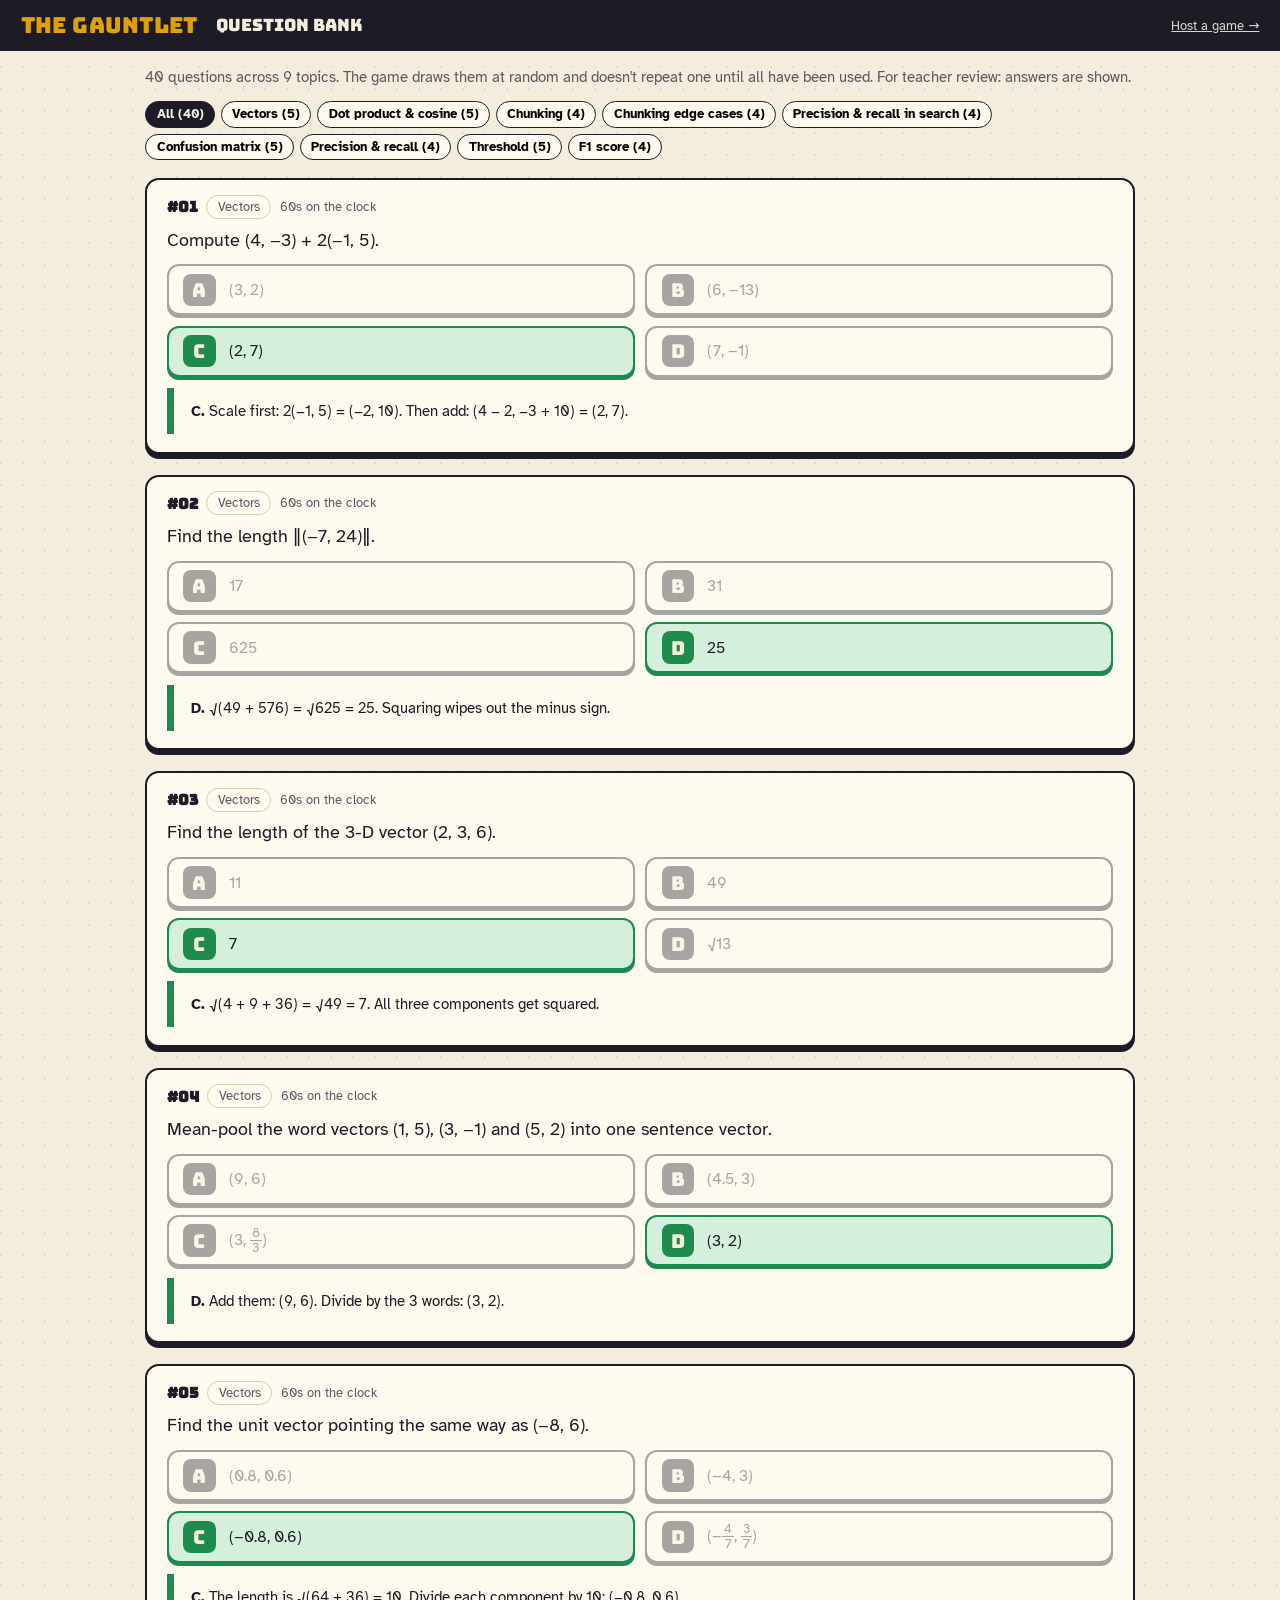
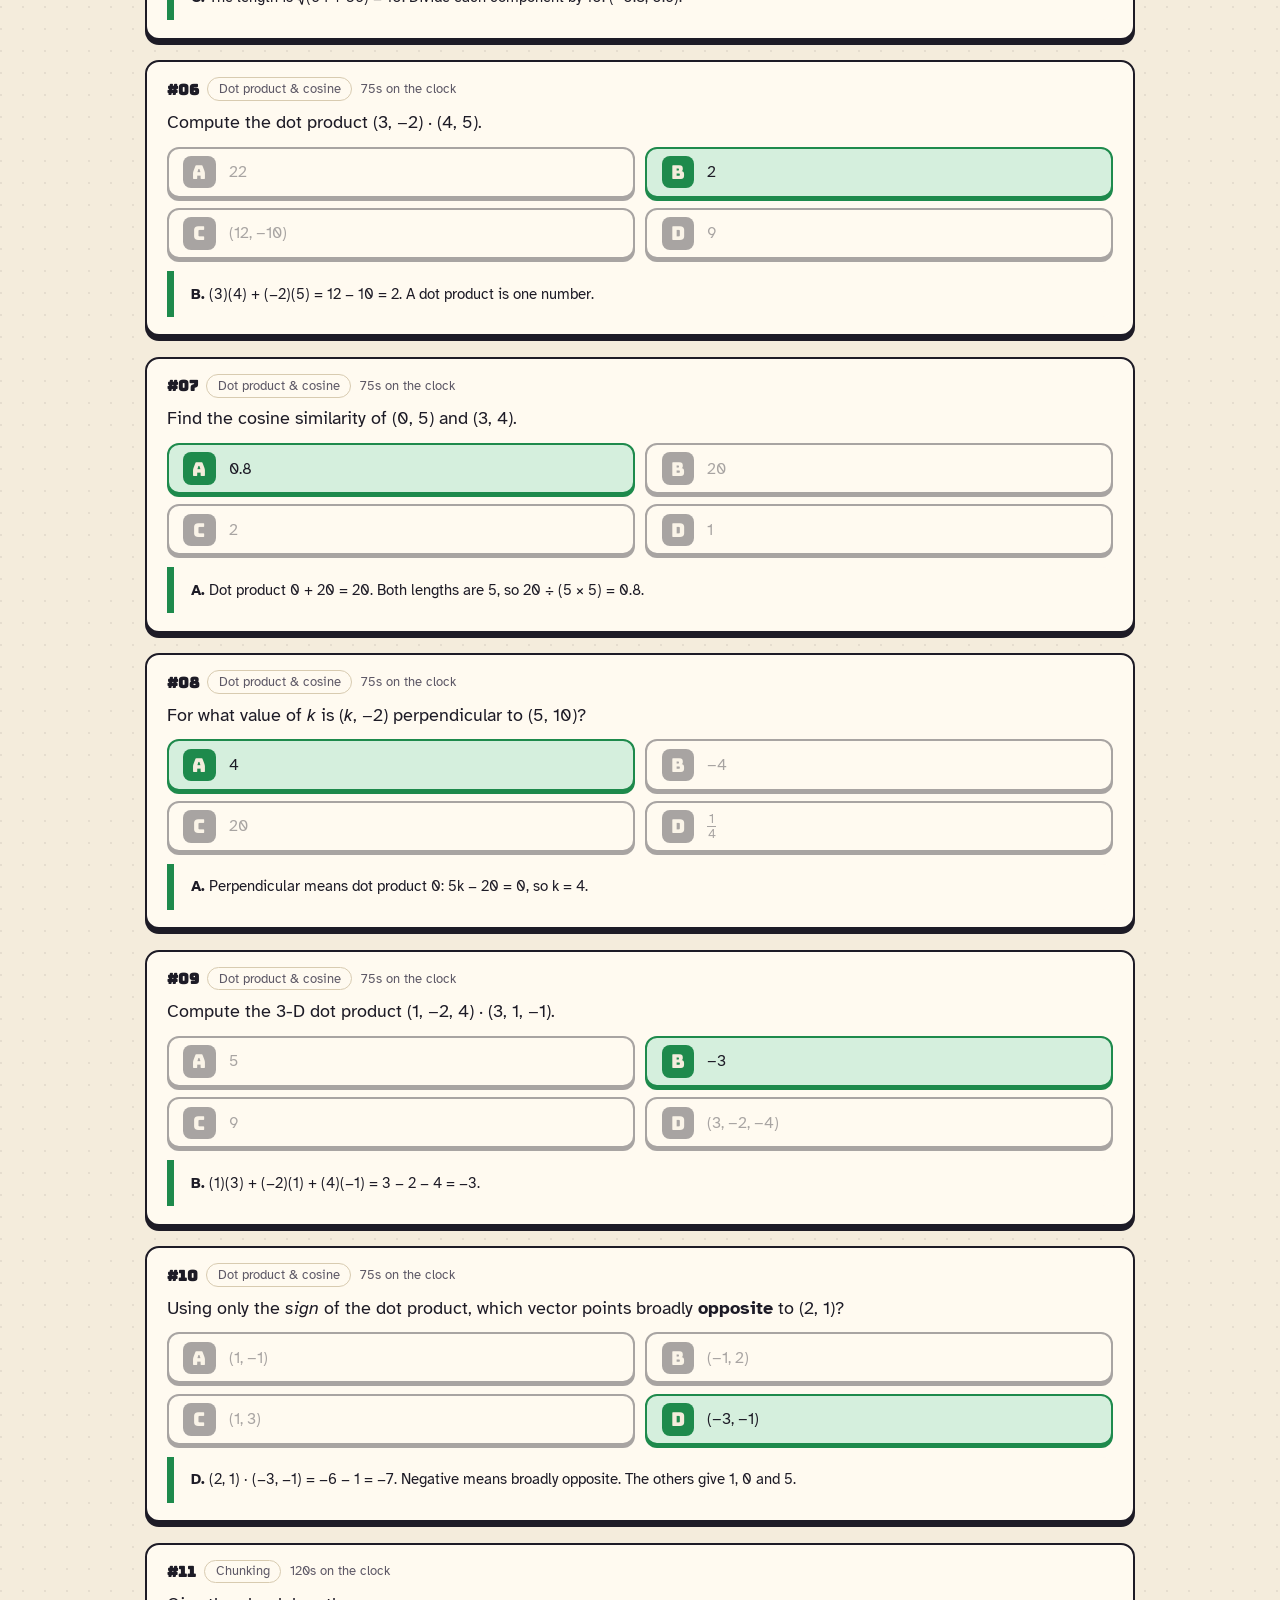
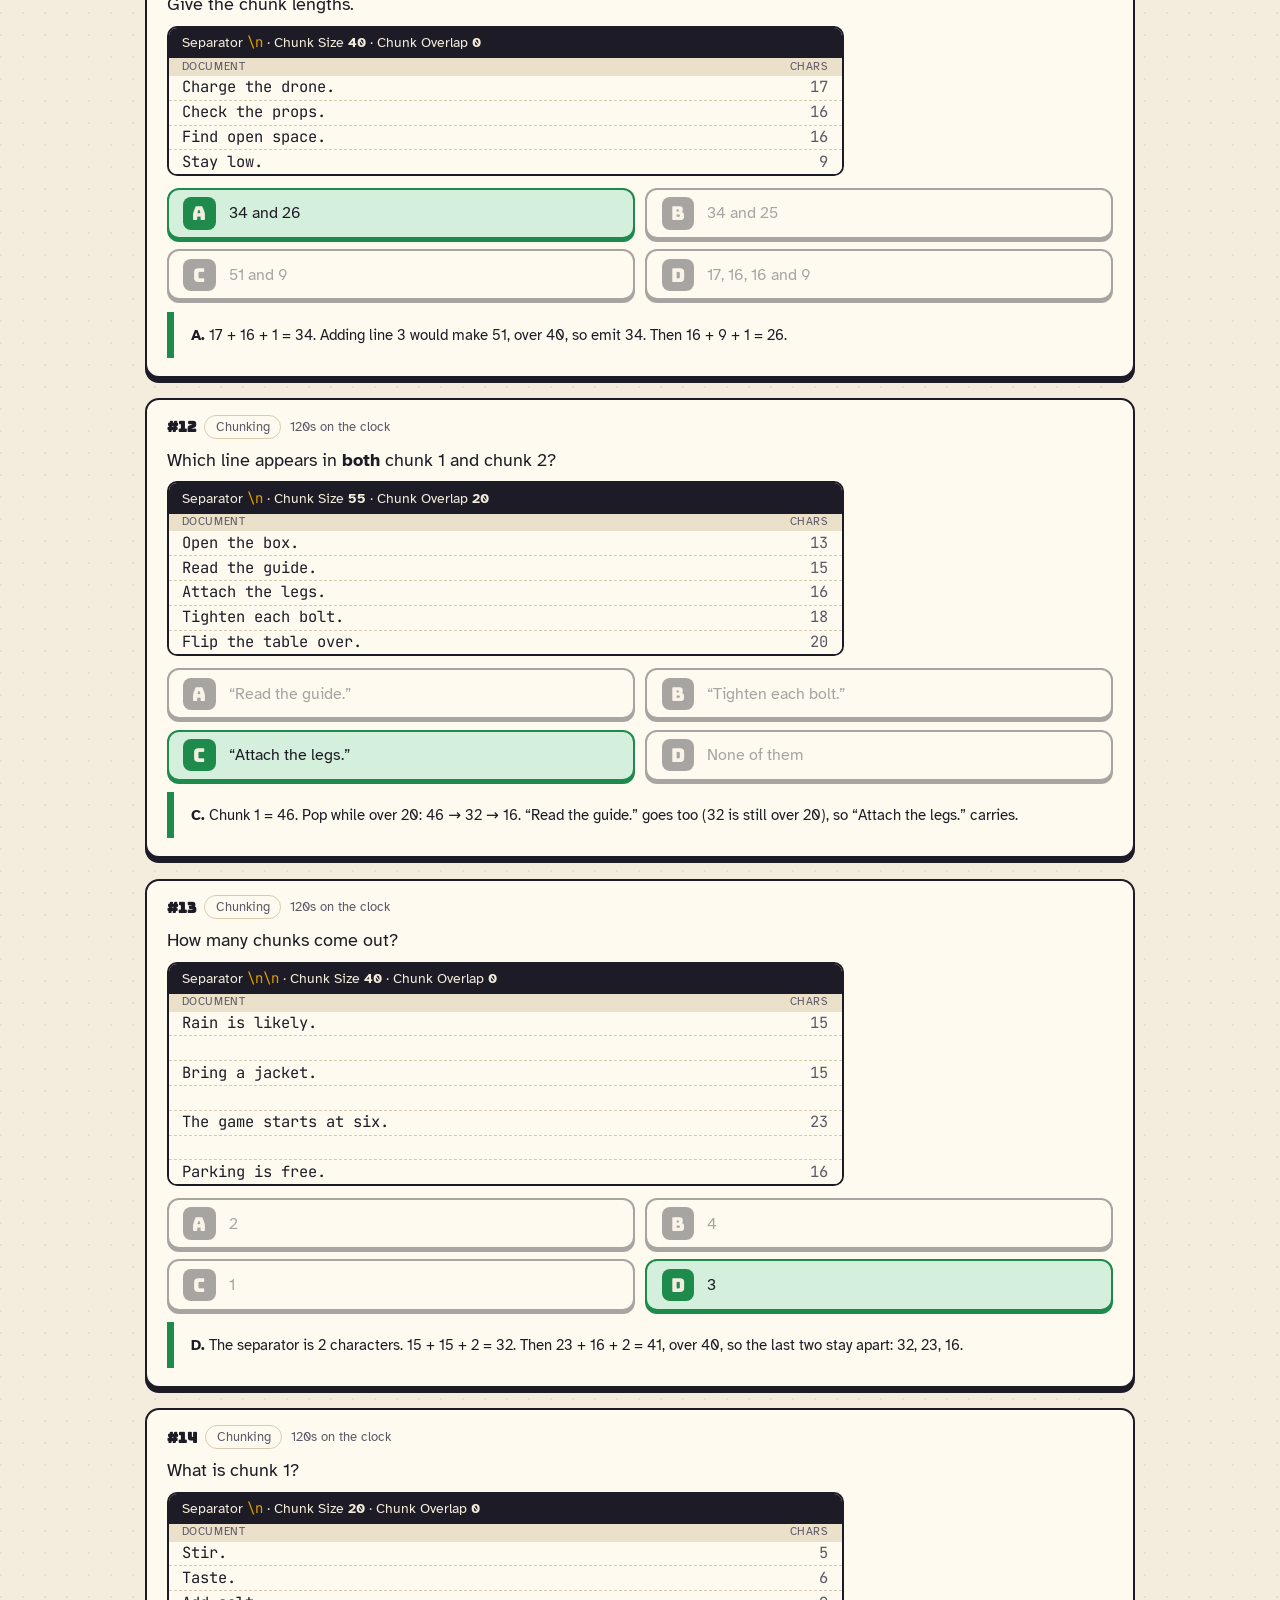
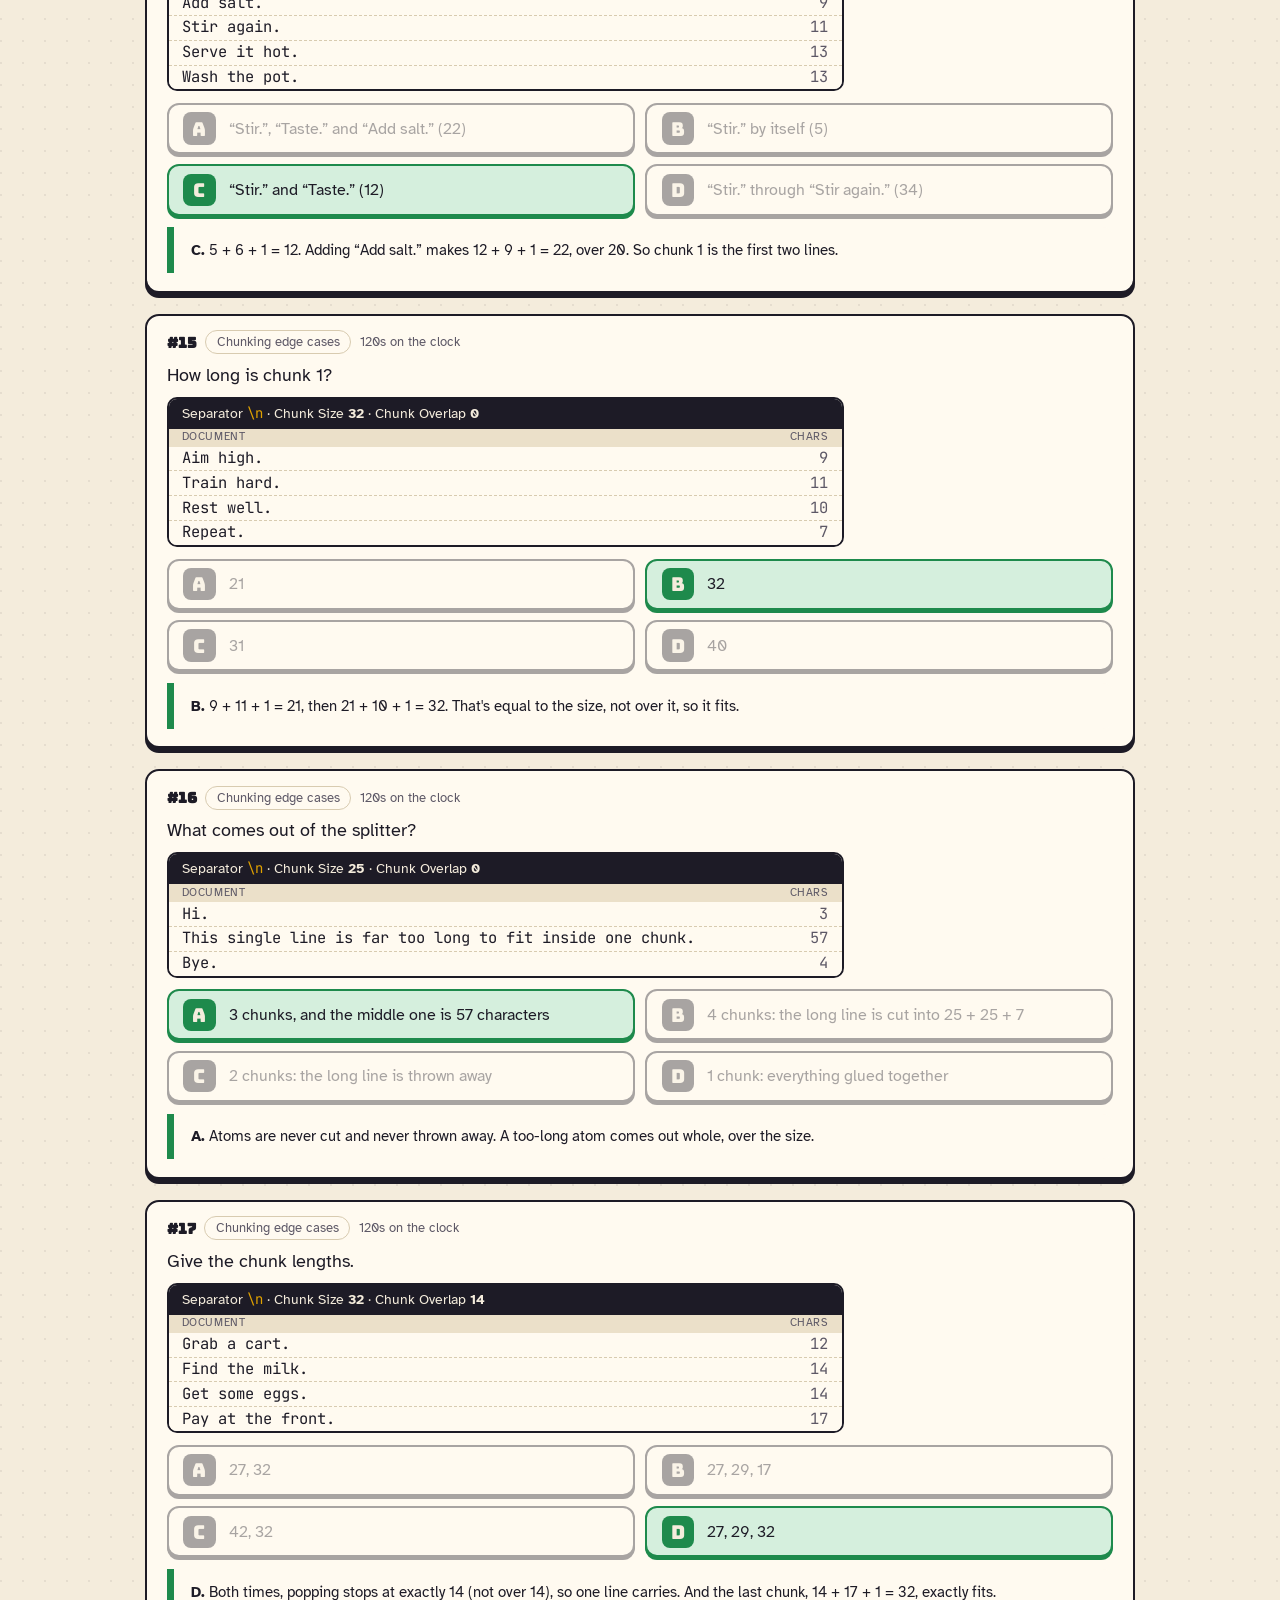
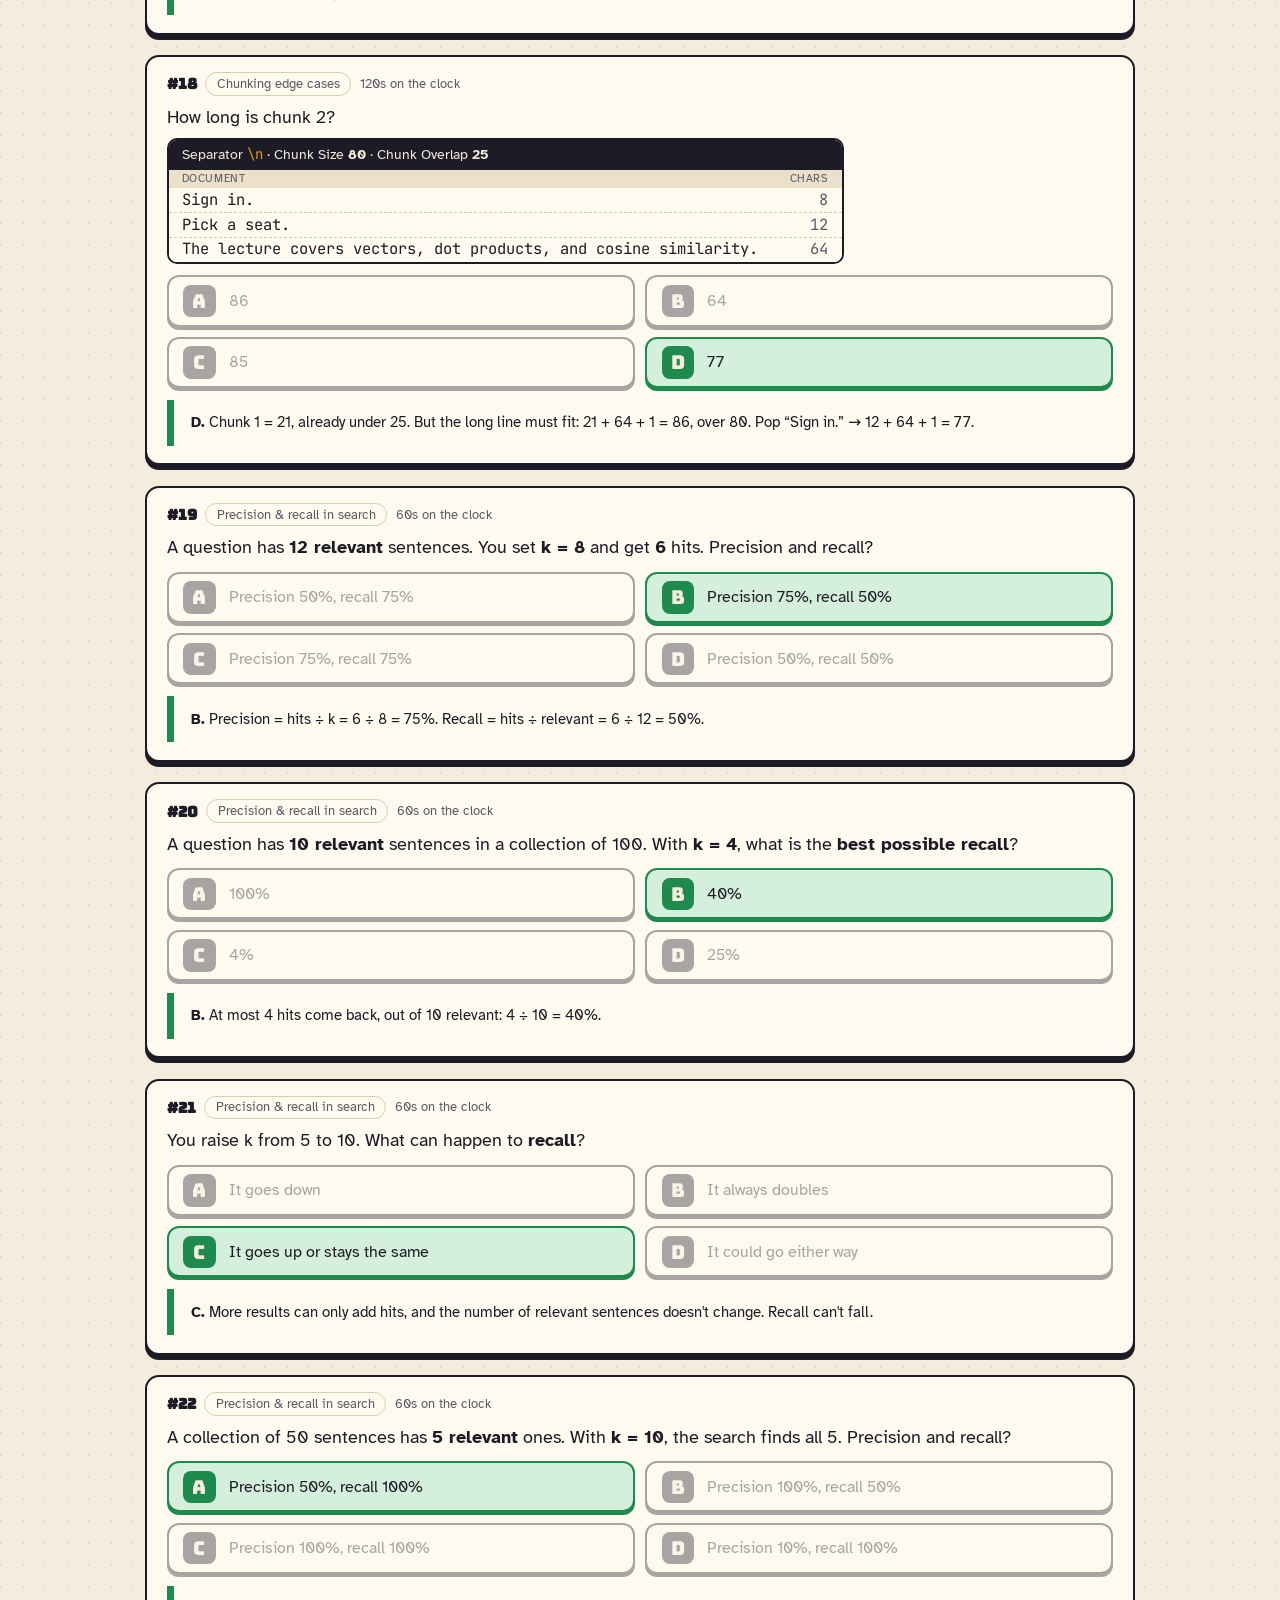
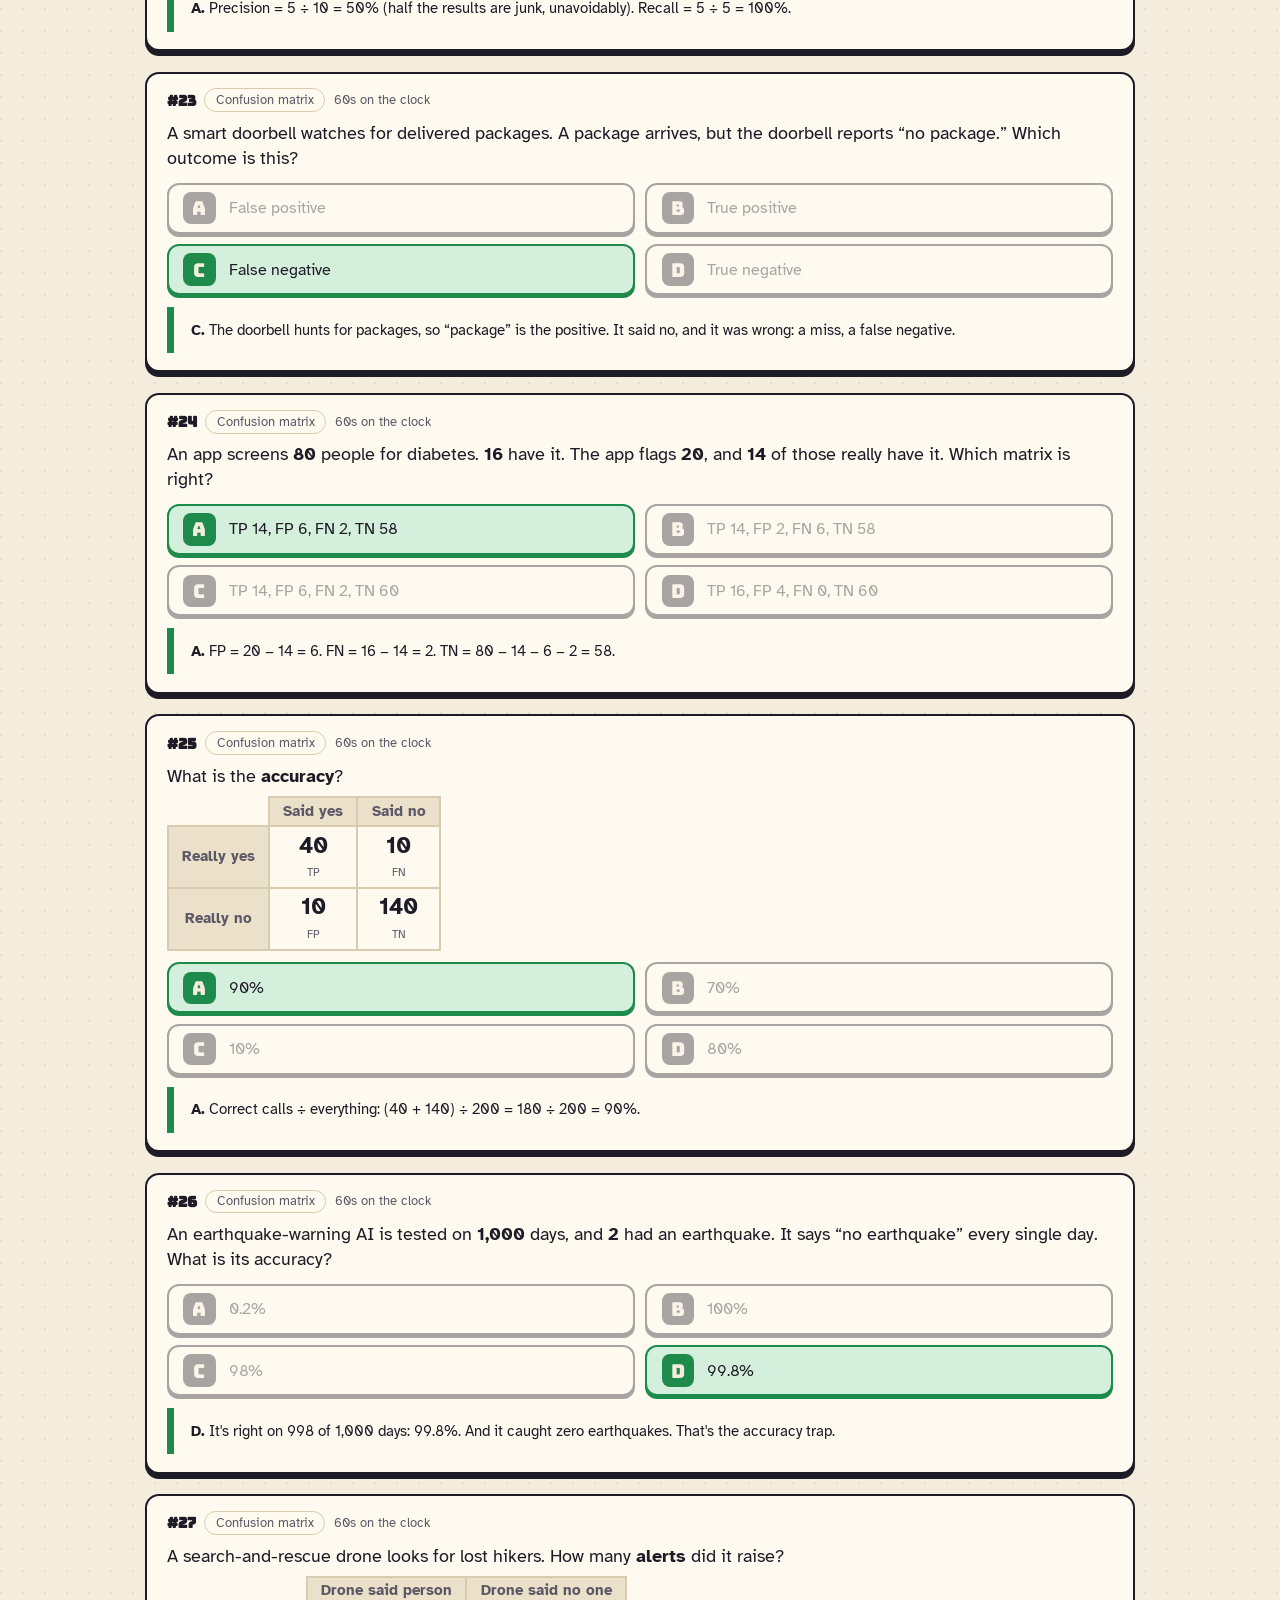
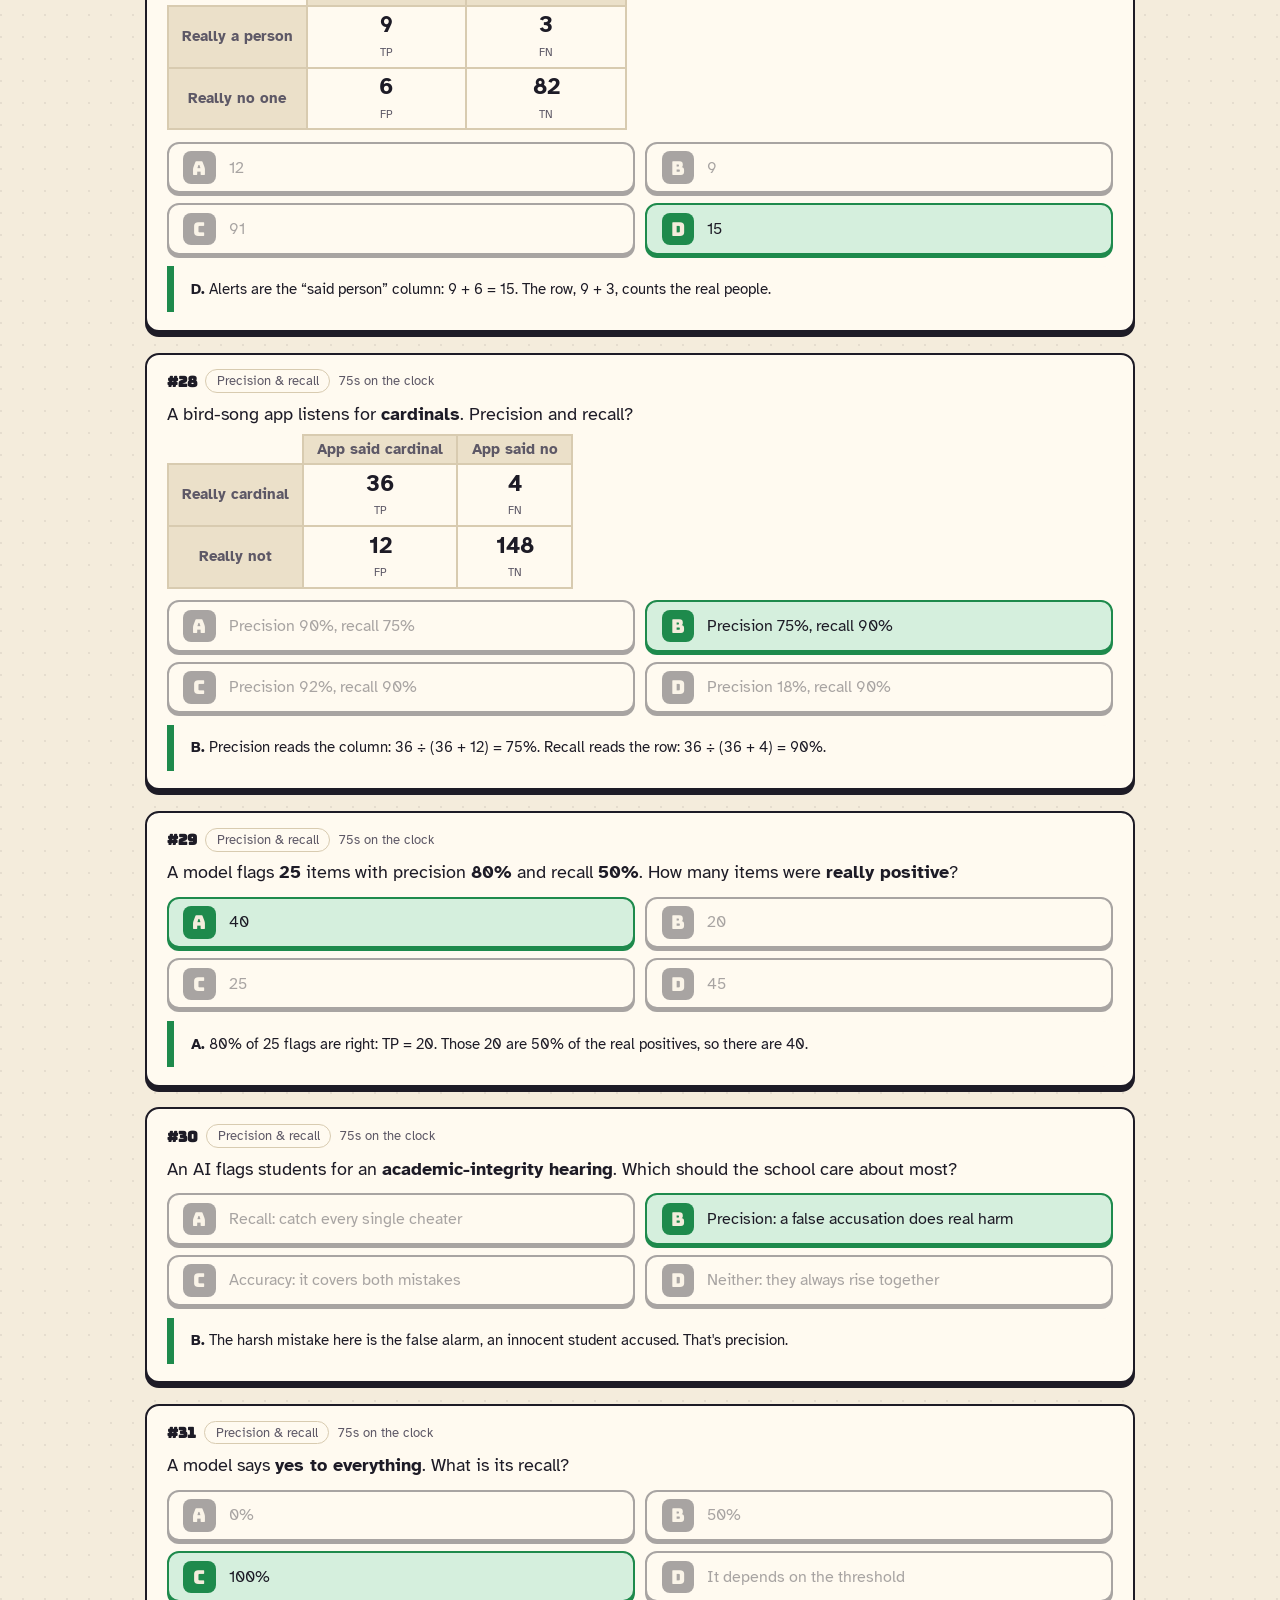
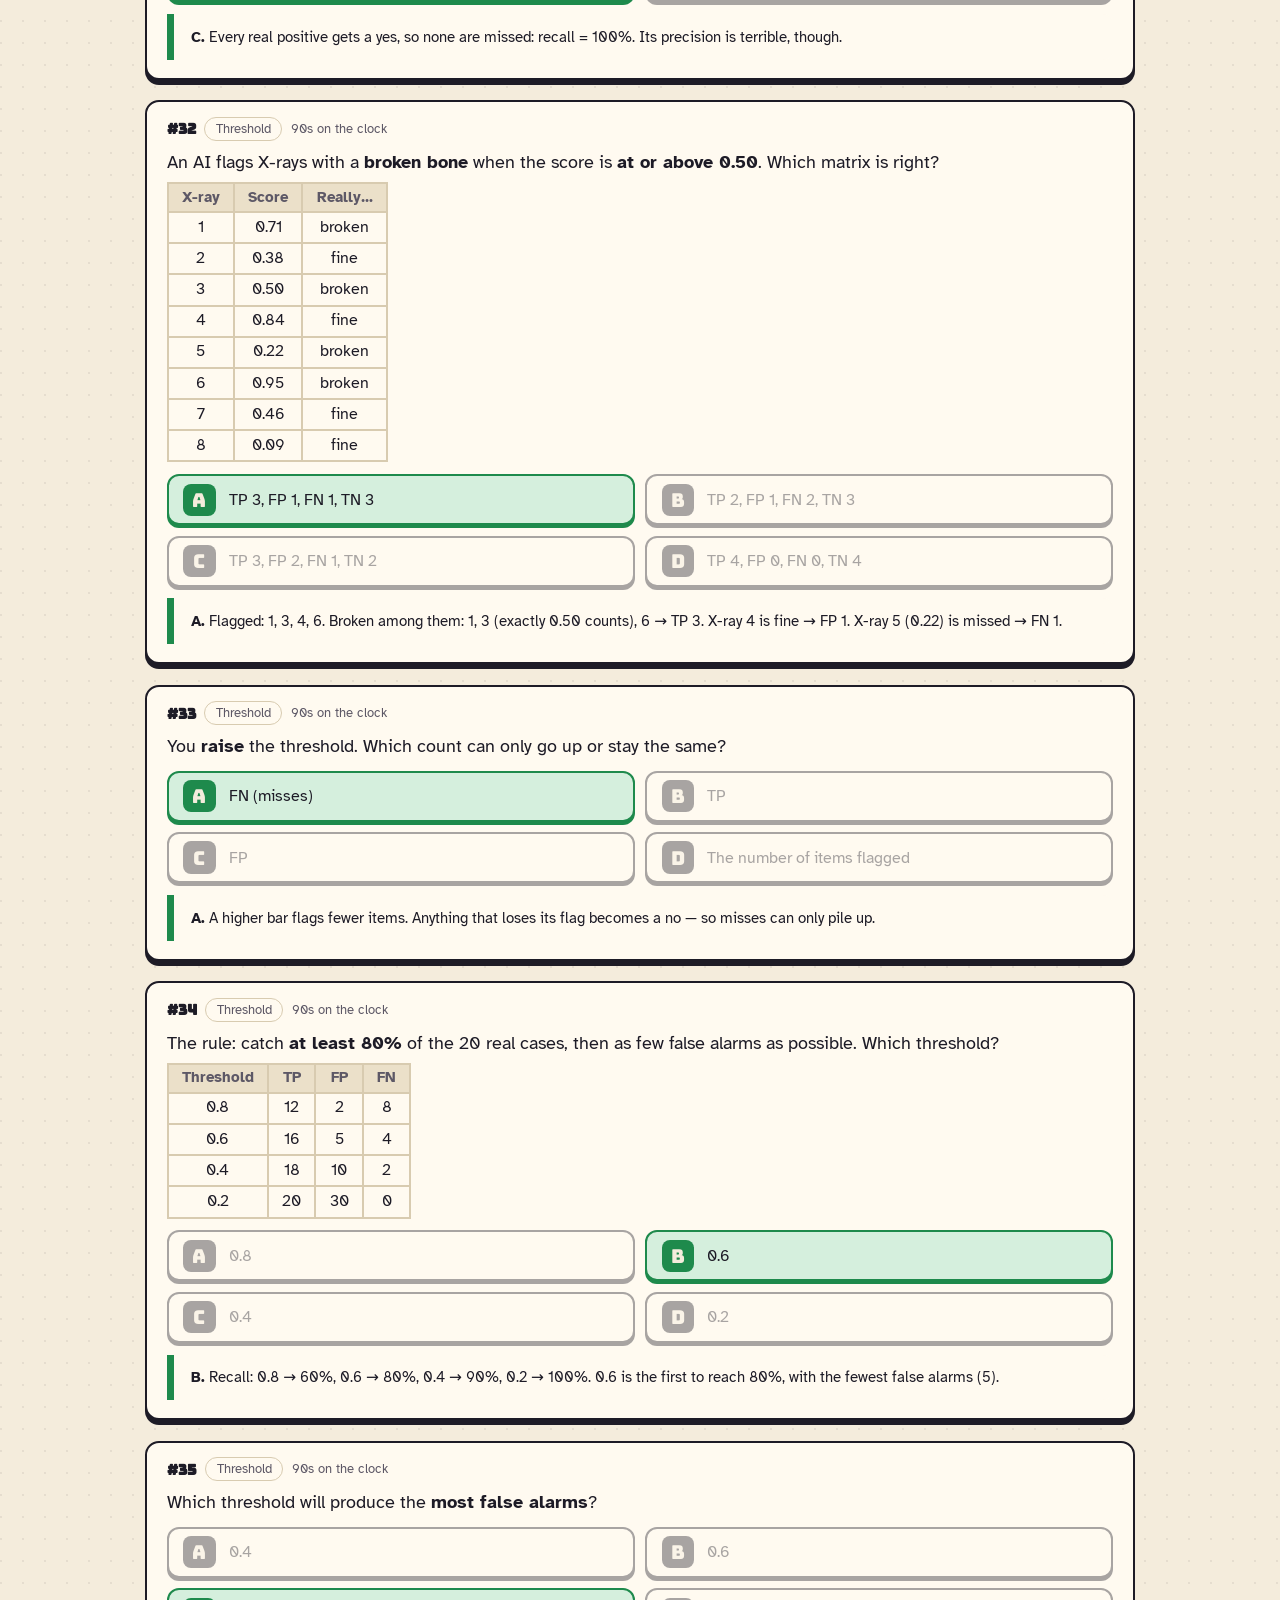
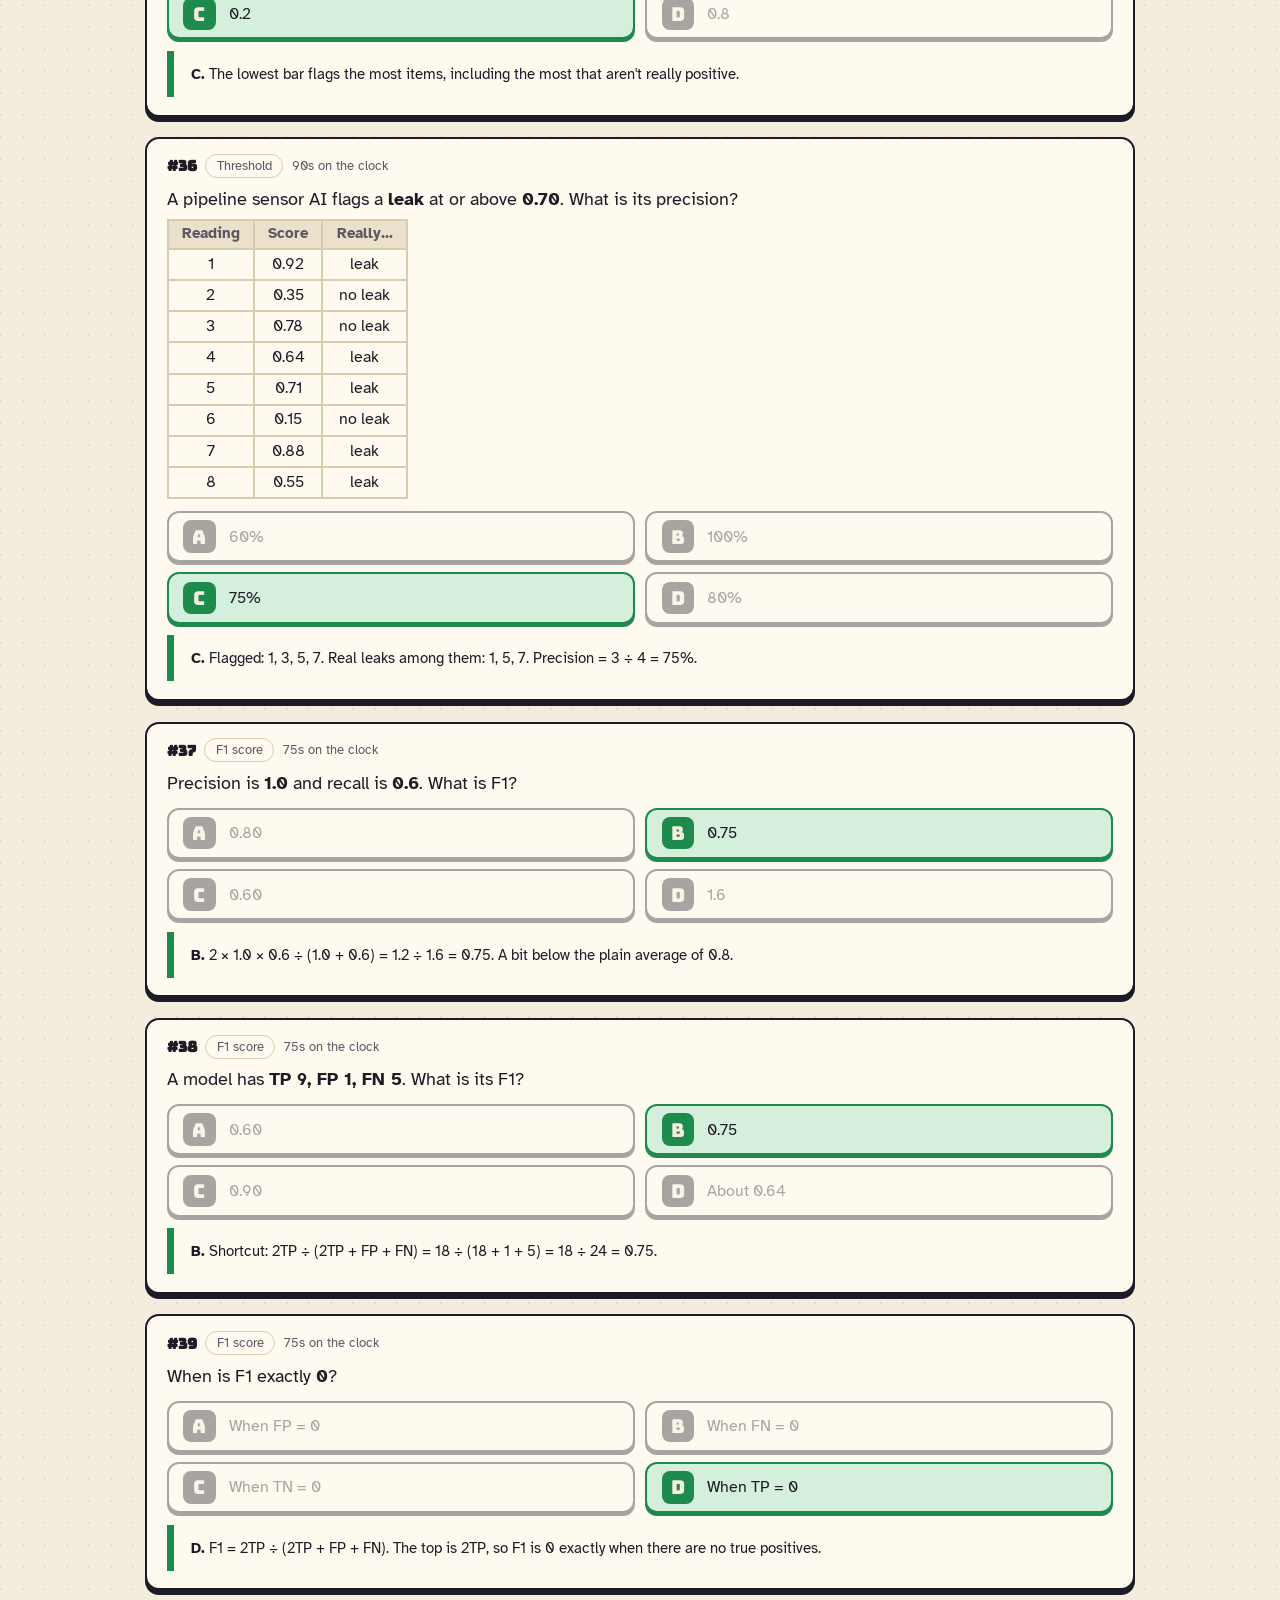
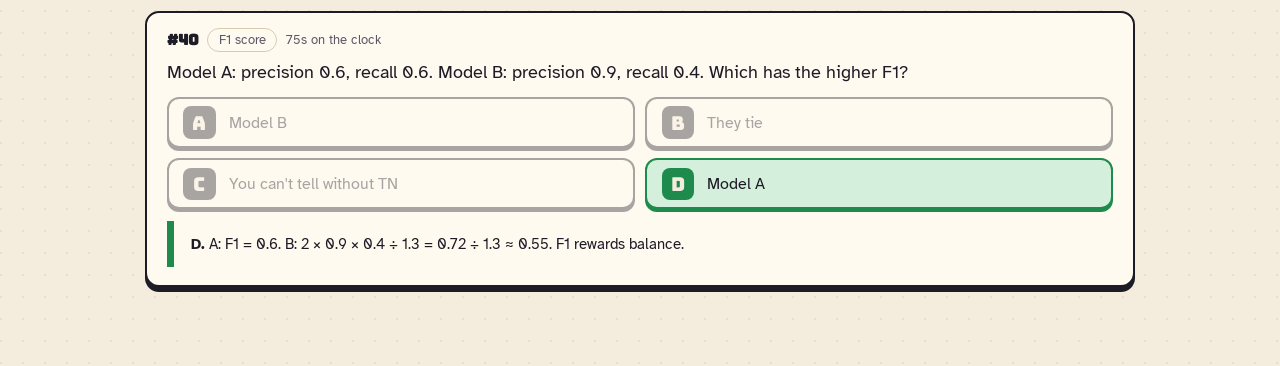
<file: bank.html>
<!doctype html>
<html lang="en">
<head>
  <meta charset="utf-8">
  <meta name="viewport" content="width=device-width, initial-scale=1">
  <meta name="robots" content="noindex">
  <title>The Gauntlet: Question Bank</title>
  <link rel="preconnect" href="https://fonts.googleapis.com">
  <link rel="preconnect" href="https://fonts.gstatic.com" crossorigin>
  <link rel="stylesheet" href="https://fonts.googleapis.com/css2?family=Bungee&family=Atkinson+Hyperlegible:ital,wght@0,400;0,700;1,400&family=JetBrains+Mono&display=swap">
  <link rel="stylesheet" href="host.css">
  <style>
    body { overflow: auto; display: block; }
    .bank { max-width: 70rem; margin: 0 auto; padding: 1.2rem 1.4rem 4rem; }
    .bank-head { display: flex; align-items: baseline; gap: 1rem; flex-wrap: wrap; margin-bottom: 1rem; }
    .bank-head p { margin: 0; color: var(--ink-soft); }
    .filters { display: flex; flex-wrap: wrap; gap: .4rem; margin-bottom: 1.2rem; }
    .filters button { font: 700 .85rem var(--body); padding: .3rem .7rem; border-radius: 99px; border: 1.5px solid var(--ink); background: var(--card); cursor: pointer; }
    .filters button.on { background: var(--ink); color: var(--board); }
    .item { background: var(--card); border: 2px solid var(--ink); border-radius: 14px; box-shadow: 0 5px 0 var(--ink); padding: 1rem 1.3rem 1.2rem; margin-bottom: 1.4rem; }
    .item-head { display: flex; gap: .6rem; align-items: center; margin-bottom: .6rem; color: var(--ink-soft); font-size: .85rem; }
    .item-head b { font-family: var(--display); color: var(--ink); font-size: 1rem; }
    .item .chip { border-color: var(--rule); }
    .item .prompt { font-size: 1.25rem; margin-bottom: .8rem; }
    .item .choices li { font-size: 1.1rem; min-height: 2.8rem; box-shadow: 0 3px 0 var(--ink); }
    .item .choices li.right { box-shadow: 0 3px 0 var(--green); }
    .item .explain { font-size: 1.05rem; margin-top: .8rem; }
  </style>
</head>
<body>
  <header class="top"><div class="brand">The Gauntlet</div><div class="qinfo"><span class="qn">Question bank</span></div>
    <div class="joininfo"><a href="host.html" style="color:inherit">Host a game →</a></div></header>
  <main class="bank">
    <div class="bank-head"><p id="summary"></p></div>
    <div class="filters" id="filters"></div>
    <div id="list"></div>
  </main>
  <script src="questions.js"></script>
  <script type="module">
    import { promptHTML, choicesHTML } from "./view.js";
    import { esc } from "./game.js";
    const Q = window.GAUNTLET_QUESTIONS;
    const topics = [...new Set(Q.map((q) => q.topic))];
    let pick = "All";
    const draw = () => {
      const shown = Q.filter((q) => pick === "All" || q.topic === pick);
      document.querySelector("#summary").textContent =
        `${Q.length} questions across ${topics.length} topics. The game draws them at random and doesn't repeat one until all have been used. For teacher review: answers are shown.`;
      document.querySelector("#filters").innerHTML = ["All", ...topics].map((t) =>
        `<button class="${t === pick ? "on" : ""}" data-t="${esc(t)}">${esc(t)} (${t === "All" ? Q.length : Q.filter((q) => q.topic === t).length})</button>`).join("");
      document.querySelectorAll("#filters button").forEach((b) => (b.onclick = () => { pick = b.dataset.t; draw(); }));
      document.querySelector("#list").innerHTML = shown.map((q) => `
        <article class="item">
          <div class="item-head"><b>${q.id.replace("q", "#")}</b><span class="chip">${esc(q.topic)}</span><span>${q.time}s on the clock</span></div>
          <div class="prompt">${promptHTML(q)}</div>
          ${choicesHTML(q, true)}
        </article>`).join("");
    };
    draw();
  </script>
</body>
</html>
</file>
<file: host.css>
/* The projector: a board-game race. Built to be read from the back of a lit classroom:
   light board, heavy ink, big type, saturated team colors. */

:root {
  --board: #f4ecdc;
  --board-2: #ebe0c9;
  --card: #fffaf0;
  --ink: #1d1b26;
  --ink-soft: #5d5866;
  --rule: #d8cbb0;
  --red: #c8372d;
  --red-wash: #f6d5cf;
  --green: #1e8a4c;
  --green-wash: #d5efdd;
  --gold: #e0a100;
  --display: "Bungee", "Arial Black", sans-serif;
  --body: "Atkinson Hyperlegible", system-ui, sans-serif;
  --mono: "JetBrains Mono", ui-monospace, Menlo, monospace;
  font-size: clamp(14px, 1.15vw, 26px);
}

* { box-sizing: border-box; }
html, body { margin: 0; height: 100%; }
body {
  background: var(--board);
  background-image: radial-gradient(circle at 1px 1px, rgba(29, 27, 38, .07) 1px, transparent 0);
  background-size: 22px 22px;
  color: var(--ink);
  font-family: var(--body);
  display: flex;
  flex-direction: column;
  overflow: hidden;
}

/* ---------------------------------------------------------------- header */
.top {
  display: flex; align-items: center; gap: 1.2rem;
  padding: .7rem 1.4rem;
  background: var(--ink); color: var(--board);
}
.brand { font-family: var(--display); font-size: 1.5rem; letter-spacing: .02em; color: var(--gold); }
.qinfo { display: flex; align-items: center; gap: .8rem; flex: 1; }
.qn { font-family: var(--display); font-size: 1.15rem; }
.chip { font-size: .85rem; padding: .2rem .7rem; border-radius: 99px; border: 1.5px solid rgba(244, 236, 220, .5); }
.joininfo { font-size: .9rem; opacity: .9; }
.joininfo .code { font-family: var(--display); color: var(--gold); letter-spacing: .08em; }
.icon-btn {
  background: none; border: 1.5px solid rgba(244, 236, 220, .5); color: var(--board);
  border-radius: 8px; width: 2.2rem; height: 2.2rem; font-size: 1.1rem; cursor: pointer;
}
.icon-btn.off { opacity: .4; text-decoration: line-through; }

/* ---------------------------------------------------------------- track */
.track { padding: .5rem 1.4rem 0; }
.track:empty { display: none; }
.rail-head { display: flex; justify-content: space-between; margin-left: 13.4rem; margin-right: .2rem; font-family: var(--display); font-size: .8rem; }
.dq-label { color: var(--red); }
.fin-label { color: var(--ink); }
.lanes { position: relative; }
.zones { position: absolute; inset: 0 1.4rem 0 13.4rem; pointer-events: none; }
.zone { position: absolute; top: 0; bottom: 0; }
.zone.dq {
  left: 0; border-radius: 8px 0 0 8px;
  background: repeating-linear-gradient(135deg, var(--red-wash) 0 8px, #efc0b8 8px 16px);
}
.zone.fin {
  right: 0; border-radius: 0 8px 8px 0;
  background: repeating-conic-gradient(var(--ink) 0 25%, #fff 0 50%) 0 0 / 16px 16px;
  opacity: .85;
}
.tick { position: absolute; top: 0; bottom: 0; border-left: 1.5px dashed rgba(29, 27, 38, .18); }
.tick.zero { border-left: 3px solid var(--ink); }
.tick i {
  position: absolute; bottom: -1.3rem; transform: translateX(-50%);
  font-style: normal; font-size: .7rem; color: var(--ink-soft); white-space: nowrap;
}
.tick.zero i { font-family: var(--display); color: var(--ink); }

.lane { display: flex; align-items: center; height: 2.55rem; position: relative; }
.lane + .lane { border-top: 1px solid rgba(29, 27, 38, .08); }
.lane:last-child { margin-bottom: 1.5rem; }
.lab {
  width: 12rem; flex: none; height: 2.1rem; margin-right: 0;
  display: flex; align-items: center; gap: .35rem;
  background: var(--card); border: 2px solid var(--c); border-left: .55rem solid var(--c);
  border-radius: 8px 0 0 8px; padding: 0 .5rem;
  font: 700 .95rem var(--body); color: var(--ink); text-align: left; cursor: pointer;
  position: relative; z-index: 2;
}
.lab .nm { flex: 1; overflow: hidden; text-overflow: ellipsis; white-space: nowrap; }
.b { font-style: normal; font-size: .68rem; font-weight: 700; padding: .05rem .35rem; border-radius: 5px; flex: none; }
.b.gold { background: var(--gold); color: var(--ink); }
.b.red { background: var(--red); color: #fff; }
.b.grey { background: #8f8a96; color: #fff; }
.b.fire { color: #d9480f; letter-spacing: -.05em; }
.b.dd { border: 1.5px solid var(--ink-soft); color: var(--ink-soft); }
.b.got { background: var(--green); color: #fff; }
.lane.answered .lab { background: var(--green-wash); }
.way { position: relative; flex: 1; height: 100%; margin: 0 1.4rem; }
.token {
  position: absolute; top: 50%; width: 2.2rem; height: 2.2rem; margin: -1.1rem 0 0 -1.1rem;
  border-radius: 50%; background: var(--c); border: 3px solid var(--ink);
  box-shadow: 0 3px 0 var(--ink);
  display: grid; place-items: center;
  color: #fff; font: 700 .8rem var(--body); text-shadow: 0 1px 1px rgba(0, 0, 0, .4);
  transition: left 1.1s cubic-bezier(.3, 1.4, .5, 1);
  z-index: 3;
}
.st-out .token, .st-gone .token { filter: grayscale(.7); opacity: .65; }
.st-done .token { box-shadow: 0 0 0 4px var(--gold), 0 3px 0 var(--ink); }
.res {
  position: absolute; top: 50%; transform: translate(1.6rem, -50%);
  white-space: nowrap; font-size: .85rem; font-weight: 700;
  background: var(--card); border: 1.5px solid var(--rule); border-radius: 6px; padding: .1rem .45rem;
  opacity: 0; transition: opacity .3s .9s, left 1.1s cubic-bezier(.3, 1.4, .5, 1); z-index: 4;
}
.res.flip { transform: translate(calc(-100% - 1.6rem), -50%); }
.res.show { opacity: 1; }
.res .ok { color: var(--green); }
.res .bad { color: var(--red); }
.res .note { color: var(--ink-soft); font-weight: 400; }

/* ---------------------------------------------------------------- stage */
.stage { flex: 1; min-height: 0; padding: .8rem 1.4rem 4.5rem; overflow: auto; }
.panel { background: var(--card); border: 2px solid var(--ink); border-radius: 16px; box-shadow: 0 6px 0 var(--ink); padding: 2rem 2.4rem; }
.center { max-width: 44rem; margin: 3rem auto; text-align: center; }
.big-title { font-family: var(--display); font-size: 3.4rem; margin: 0 0 .6rem; line-height: 1; }
.lede { font-size: 1.25rem; line-height: 1.45; }
.row { display: flex; gap: 1rem; justify-content: center; margin-top: 1.6rem; }
.hint { color: var(--ink-soft); font-size: .9rem; margin-top: 1.4rem; }

.btn {
  font: 700 1rem var(--body); padding: .6rem 1.2rem; border-radius: 10px; cursor: pointer;
  border: 2px solid var(--ink); background: var(--card); color: var(--ink); box-shadow: 0 3px 0 var(--ink);
}
.btn:active { transform: translateY(2px); box-shadow: 0 1px 0 var(--ink); }
.btn.primary { background: var(--gold); }
.btn.ghost { box-shadow: none; background: transparent; }
.btn:disabled { opacity: .45; cursor: not-allowed; }
kbd { font: .7rem var(--mono); border: 1px solid currentColor; border-radius: 4px; padding: 0 .3rem; margin-left: .4rem; opacity: .6; }

/* lobby */
.lobby { display: grid; grid-template-columns: 1.1fr 1fr; gap: 2rem; align-items: start; max-width: 80rem; margin: 1rem auto 0; }
.join-card {
  display: flex; gap: 2rem; align-items: center;
  background: var(--card); border: 3px solid var(--ink); border-radius: 18px; box-shadow: 0 8px 0 var(--ink); padding: 2rem;
}
.qr { width: 15rem; flex: none; }
.qr svg { width: 100%; height: auto; display: block; }
.step { margin: 0; font-size: 1.1rem; color: var(--ink-soft); }
.url { margin: .2rem 0 1rem; font-size: 1.6rem; font-weight: 700; word-break: break-all; }
.code-big { margin: 0; font-family: var(--display); font-size: 6rem; line-height: 1; letter-spacing: .08em; color: var(--ink); }
.lobby-side h2 { font-family: var(--display); font-size: 1.4rem; margin: 0 0 .6rem; }
.count { font-family: var(--body); font-size: 1rem; color: var(--ink-soft); }
.team-list { list-style: none; padding: 0; margin: 0 0 1.2rem; display: flex; flex-wrap: wrap; gap: .5rem; }
.team-list li {
  font-weight: 700; font-size: 1.1rem; padding: .35rem .8rem; border-radius: 8px;
  background: var(--card); border: 2px solid var(--c); border-left-width: .6rem;
  animation: pop .4s cubic-bezier(.3, 1.6, .5, 1);
}
.team-list li.empty { border: 2px dashed var(--rule); color: var(--ink-soft); font-weight: 400; animation: none; }
.rules { background: var(--card); border: 2px solid var(--rule); border-radius: 12px; padding: .6rem 1.2rem; }
.rules h3 { margin: .4rem 0; font-size: 1rem; }
.rules ul { margin: 0 0 .4rem; padding-left: 1.2rem; line-height: 1.55; }
.settings { display: flex; gap: 1.2rem; flex-wrap: wrap; margin-top: 1rem; font-size: .9rem; color: var(--ink-soft); }
.settings select { font: inherit; margin-left: .3rem; padding: .15rem .3rem; border-radius: 6px; border: 1.5px solid var(--rule); background: var(--card); color: var(--ink); }

/* question */
.question {
  display: grid; grid-template-columns: 1fr auto; grid-template-areas: "prompt side" "choices choices" "explain explain";
  gap: .9rem 1.6rem; max-width: 86rem; margin: 0 auto;
}
.prompt { grid-area: prompt; font-size: 1.55rem; line-height: 1.35; }
.prompt p { margin: 0 0 .5rem; }
.side { grid-area: side; text-align: center; }
.count { margin: .3rem 0 0; font-size: .85rem; color: var(--ink-soft); }
.ring { position: relative; width: 7.5rem; height: 7.5rem; --p: 1; }
.ring svg { width: 100%; height: 100%; transform: rotate(-90deg); }
.ring circle { fill: var(--card); stroke: var(--rule); stroke-width: 8; }
.ring circle.fg { fill: none; stroke: var(--ink); stroke-dasharray: 276.5; stroke-dashoffset: calc(276.5 * (1 - var(--p))); stroke-linecap: round; transition: stroke .3s; }
.ring.hurry circle.fg { stroke: var(--red); }
.ring .num { position: absolute; inset: 0; display: grid; place-items: center; font-family: var(--display); font-size: 2.6rem; }
.ring.hurry .num { color: var(--red); animation: throb 1s infinite; }
.choices { grid-area: choices; list-style: none; margin: 0; padding: 0; display: grid; grid-template-columns: 1fr 1fr; gap: .7rem; }
.choices li {
  display: flex; align-items: center; gap: .9rem; min-height: 3.4rem;
  background: var(--card); border: 2px solid var(--ink); border-radius: 12px; box-shadow: 0 4px 0 var(--ink);
  padding: .5rem 1rem; font-size: 1.4rem; transition: opacity .4s, background .4s;
}
.L { font-family: var(--display); font-size: 1.3rem; width: 2.2rem; height: 2.2rem; flex: none; display: grid; place-items: center; border-radius: 8px; background: var(--ink); color: var(--board); }
.choices li.right { background: var(--green-wash); border-color: var(--green); box-shadow: 0 4px 0 var(--green); }
.choices li.right .L { background: var(--green); }
.choices li.wrong { opacity: .38; }
.explain {
  grid-area: explain; font-size: 1.3rem; line-height: 1.45; padding: .8rem 1.2rem;
  background: var(--card); border-left: .5rem solid var(--green); border-radius: 0 10px 10px 0;
  animation: rise .5s ease-out;
}

/* tables inside prompts */
.qt { border-collapse: collapse; margin: .5rem 0; font-size: 1.1rem; }
.qt th, .qt td { border: 2px solid var(--rule); padding: .25rem .9rem; text-align: center; background: var(--card); }
.qt th { color: var(--ink-soft); font-size: .9em; background: var(--board-2); }
.qt tr:first-child td:first-child { border: 0; background: none; }
.cm td b { display: block; font-size: 1.4em; }
.cm td small { color: var(--ink-soft); font-size: .7em; }
.fr { display: inline-flex; flex-direction: column; vertical-align: middle; text-align: center; font-size: .8em; line-height: 1.1; }
.fr > span:first-child { border-bottom: 1.5px solid currentColor; padding: 0 .15em; }

/* chunking document */
.doc { margin: .6rem 0; border: 2px solid var(--ink); border-radius: 10px; overflow: hidden; font-family: var(--mono); font-size: 1.05rem; max-width: 46rem; }
.doc-settings { font-family: var(--body); font-size: .95rem; padding: .35rem .9rem; background: var(--ink); color: var(--board); }
.doc-settings code { font-family: var(--mono); color: var(--gold); }
.doc-head, .doc-row { display: flex; justify-content: space-between; padding: .1rem .9rem; }
.doc-head { font-family: var(--body); font-size: .75rem; color: var(--ink-soft); background: var(--board-2); text-transform: uppercase; letter-spacing: .05em; }
.doc-row { background: var(--card); }
.doc-row + .doc-row { border-top: 1px dashed var(--rule); }
.doc-row .n { color: var(--ink-soft); padding-left: 1rem; }

/* podium */
.podium { max-width: 44rem; margin: 1rem auto; text-align: center; position: relative; z-index: 2; }
.podium ol { list-style: none; padding: 0; margin: 1.4rem 0 0; }
.podium li {
  display: flex; align-items: center; gap: 1rem; text-align: left;
  background: var(--card); border: 2px solid var(--c); border-left: .8rem solid var(--c); border-radius: 12px;
  padding: .6rem 1.2rem; margin-bottom: .6rem; font-size: 1.3rem;
  animation: rise .5s ease-out both; animation-delay: calc(var(--n, 0) * .1s);
}
.podium li.win { font-size: 1.8rem; box-shadow: 0 6px 0 var(--gold); border-color: var(--gold); }
.podium .pl { font-family: var(--display); width: 3.5rem; }
.podium .nm { flex: 1; font-weight: 700; }
.podium .how { color: var(--ink-soft); font-size: .8em; }
.confetti { position: fixed; inset: 0; pointer-events: none; overflow: hidden; z-index: 1; }
.confetti i {
  position: absolute; top: -2rem; left: var(--x); width: .7rem; height: 1.1rem; background: var(--c);
  animation: fall var(--d) linear var(--w) infinite; opacity: .85;
}

/* host controls */
.controls {
  position: fixed; right: 1.2rem; bottom: 1rem; display: flex; gap: .7rem; align-items: center; z-index: 10;
}
.tip { font-size: .8rem; color: var(--ink-soft); background: var(--card); border: 1px solid var(--rule); border-radius: 8px; padding: .3rem .6rem; }
.toast {
  position: fixed; left: 50%; bottom: 1rem; transform: translate(-50%, 150%); transition: transform .3s, visibility .3s;
  visibility: hidden;
  background: var(--ink); color: var(--board); padding: .5rem 1rem; border-radius: 10px; z-index: 20;
}
.toast.show { transform: translate(-50%, 0); visibility: visible; }

.phase-lobby .track, .phase-start .track { display: none; }

@keyframes pop { from { transform: scale(.6); opacity: 0; } }
@keyframes rise { from { transform: translateY(12px); opacity: 0; } }
@keyframes throb { 50% { transform: scale(1.12); } }
@keyframes fall { to { transform: translateY(110vh) rotate(720deg); } }

@media (max-width: 900px) {
  .lobby { grid-template-columns: 1fr; }
  .question { grid-template-columns: 1fr; grid-template-areas: "side" "prompt" "choices" "explain"; }
  .choices { grid-template-columns: 1fr; }
}
</file>
